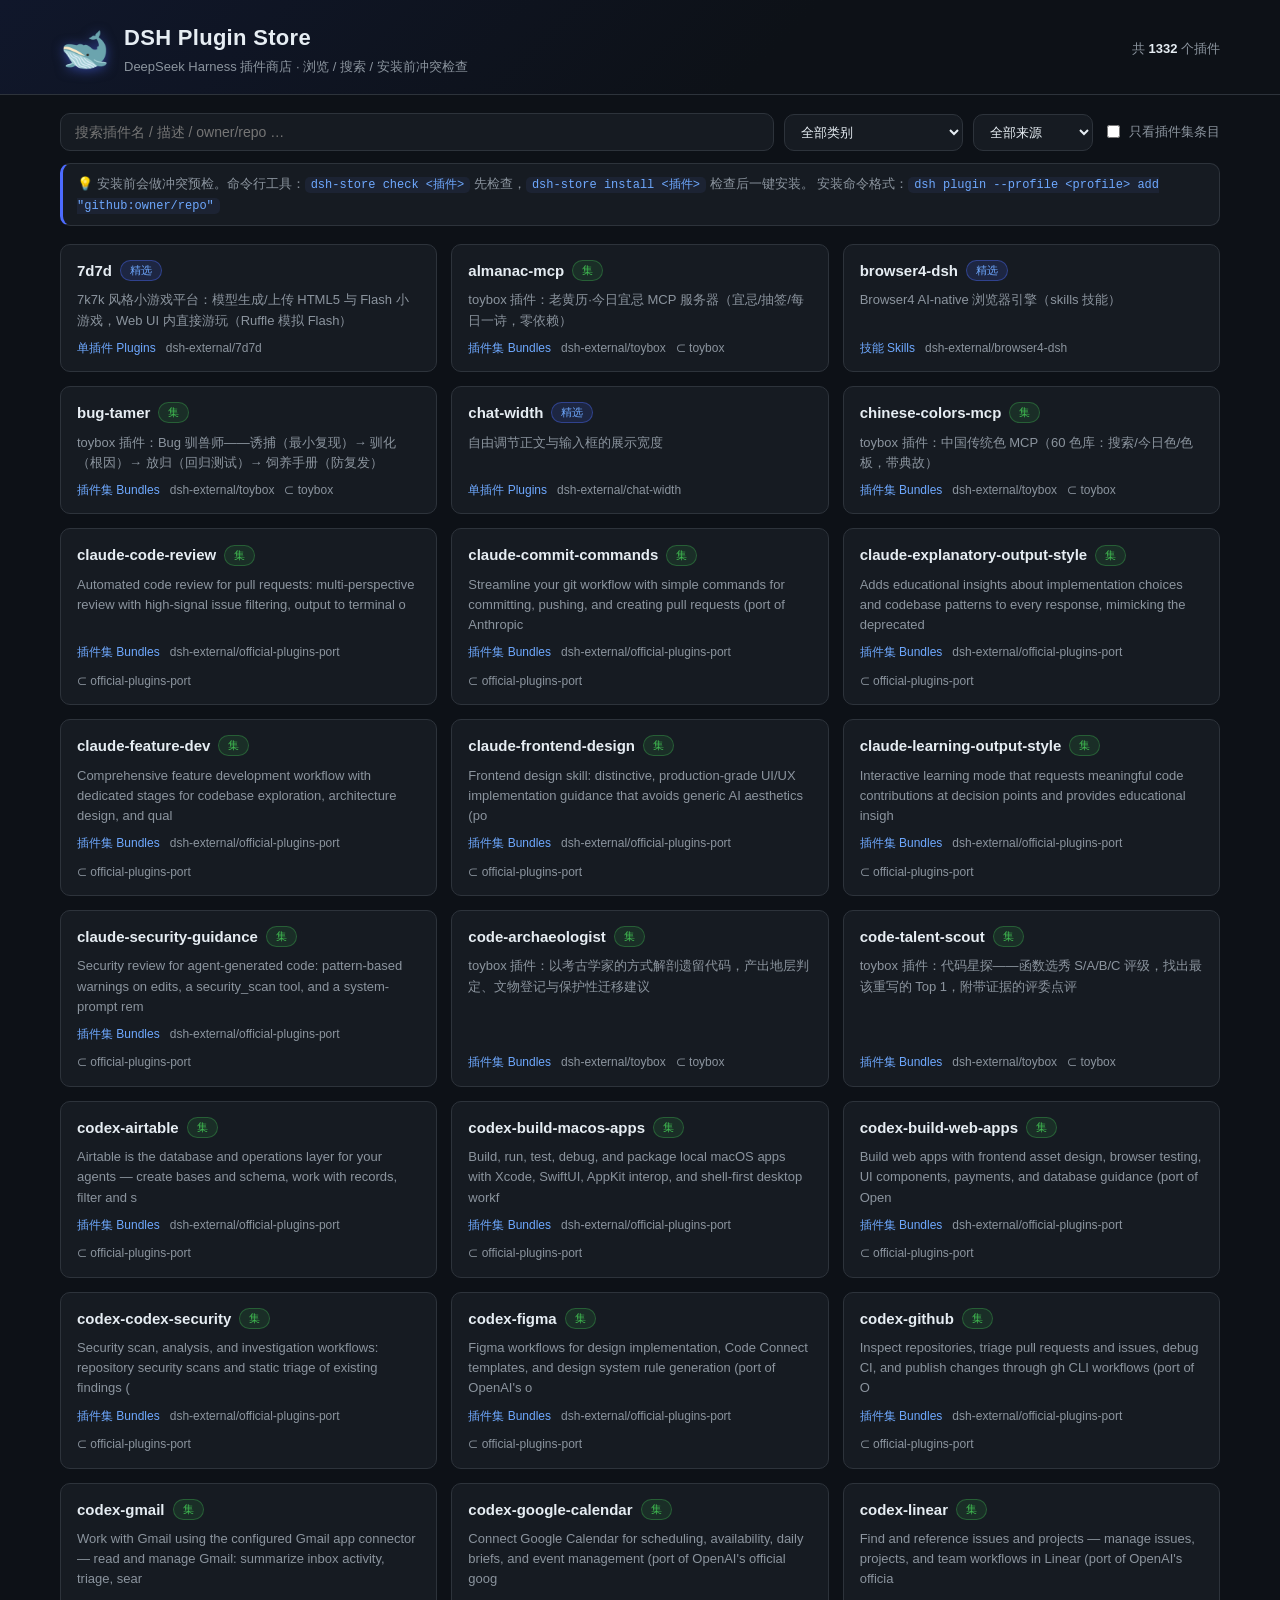
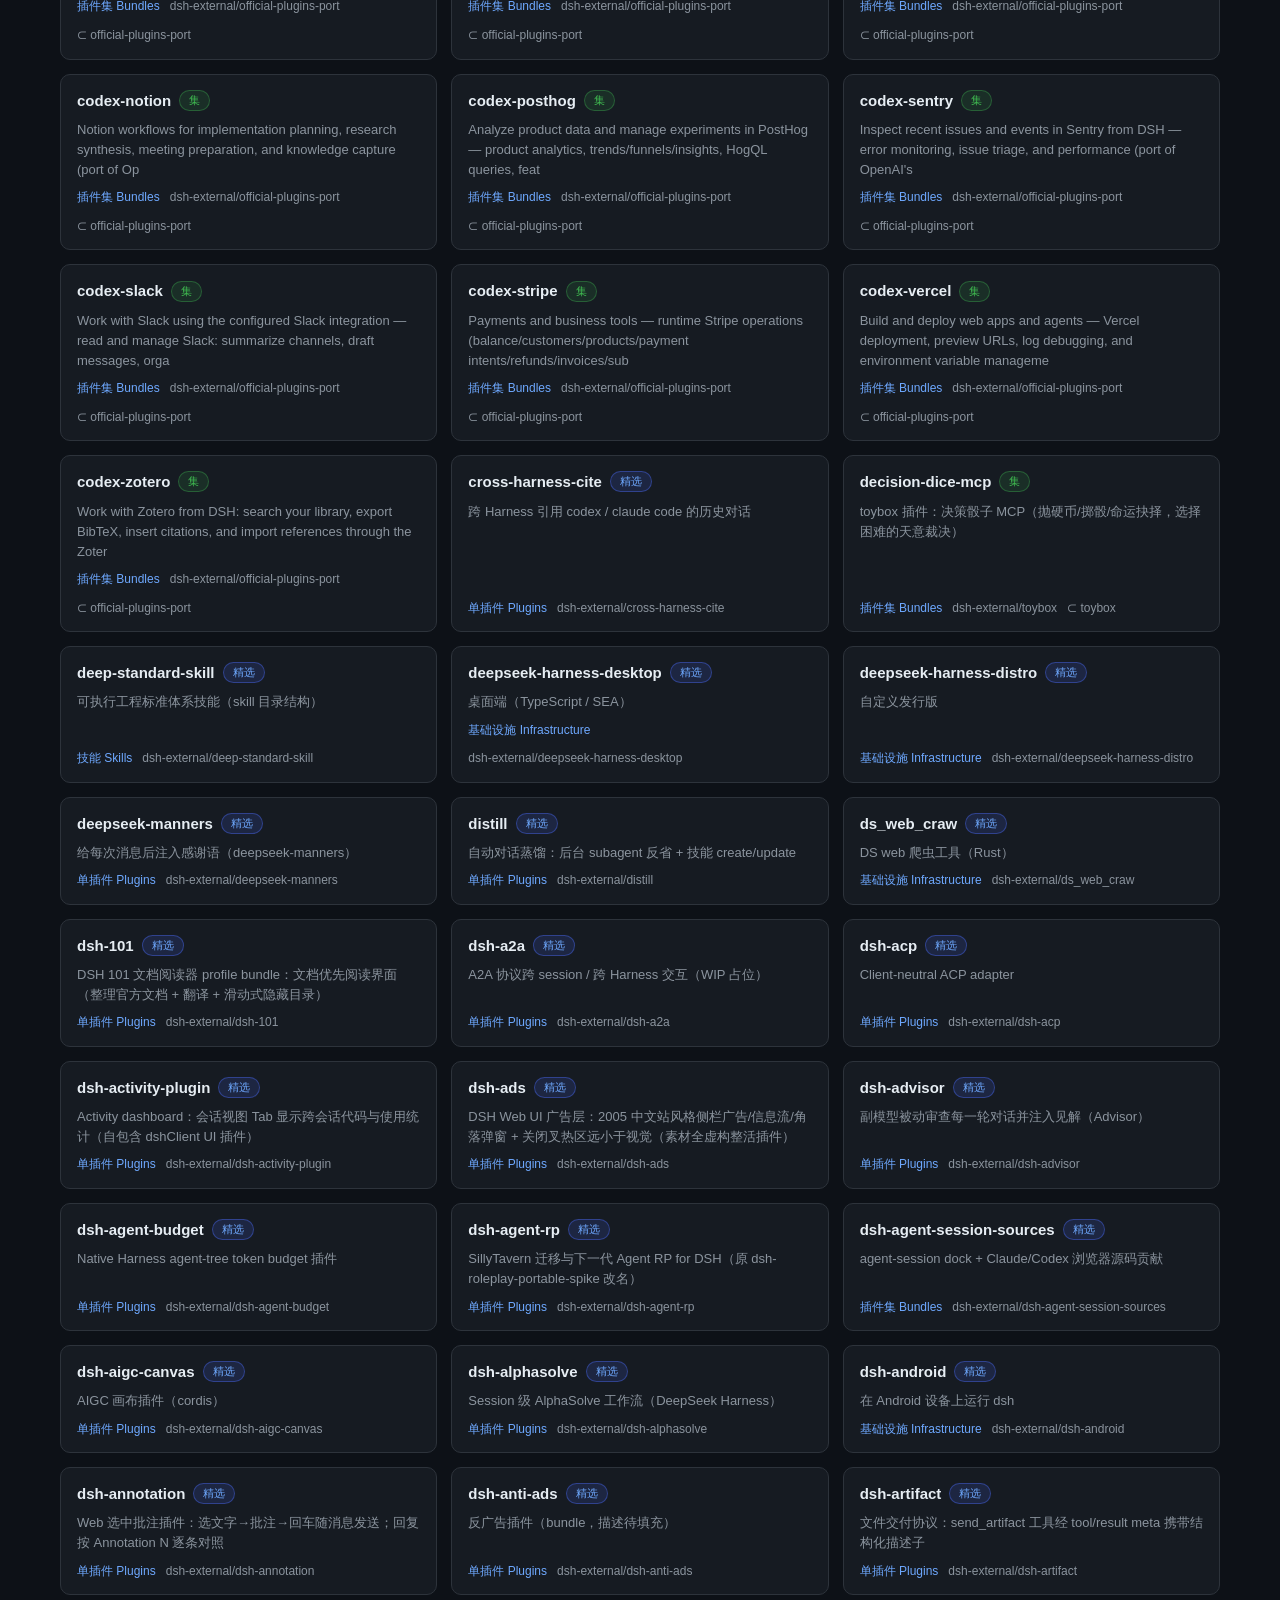
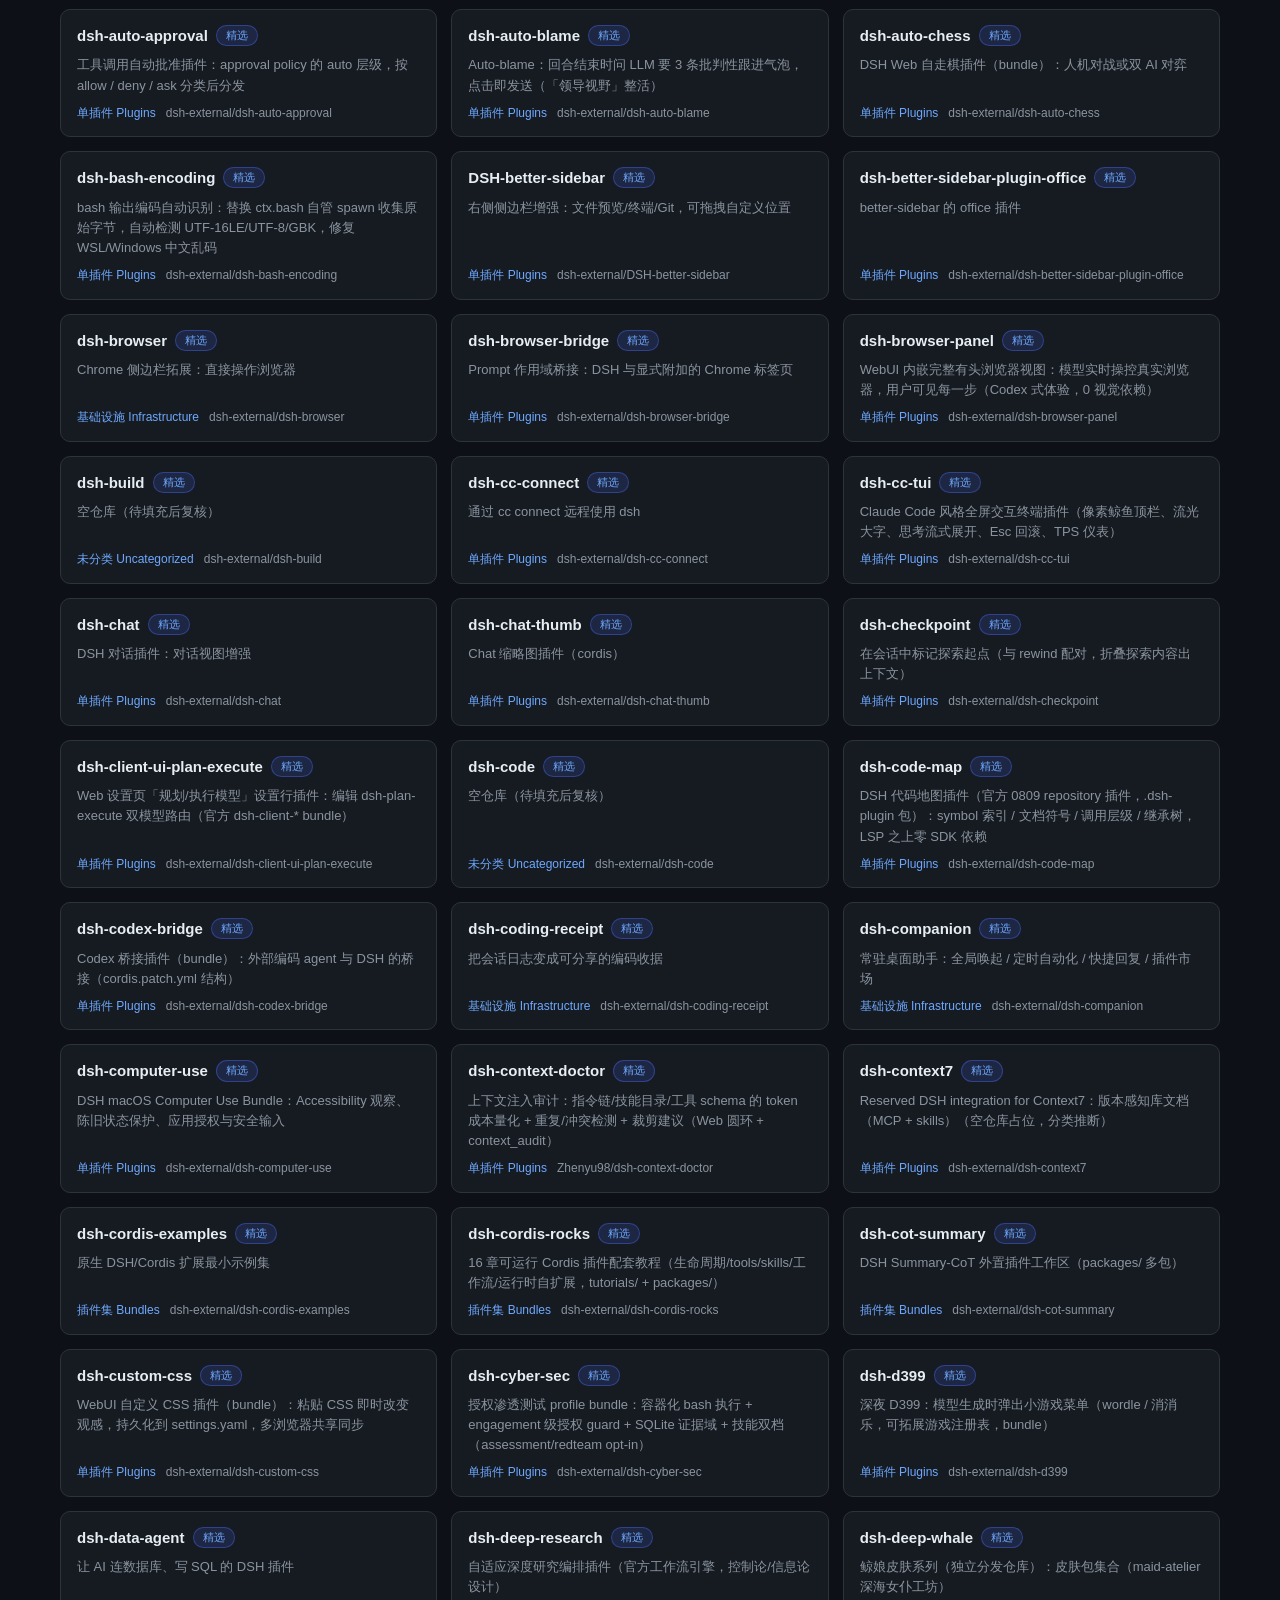
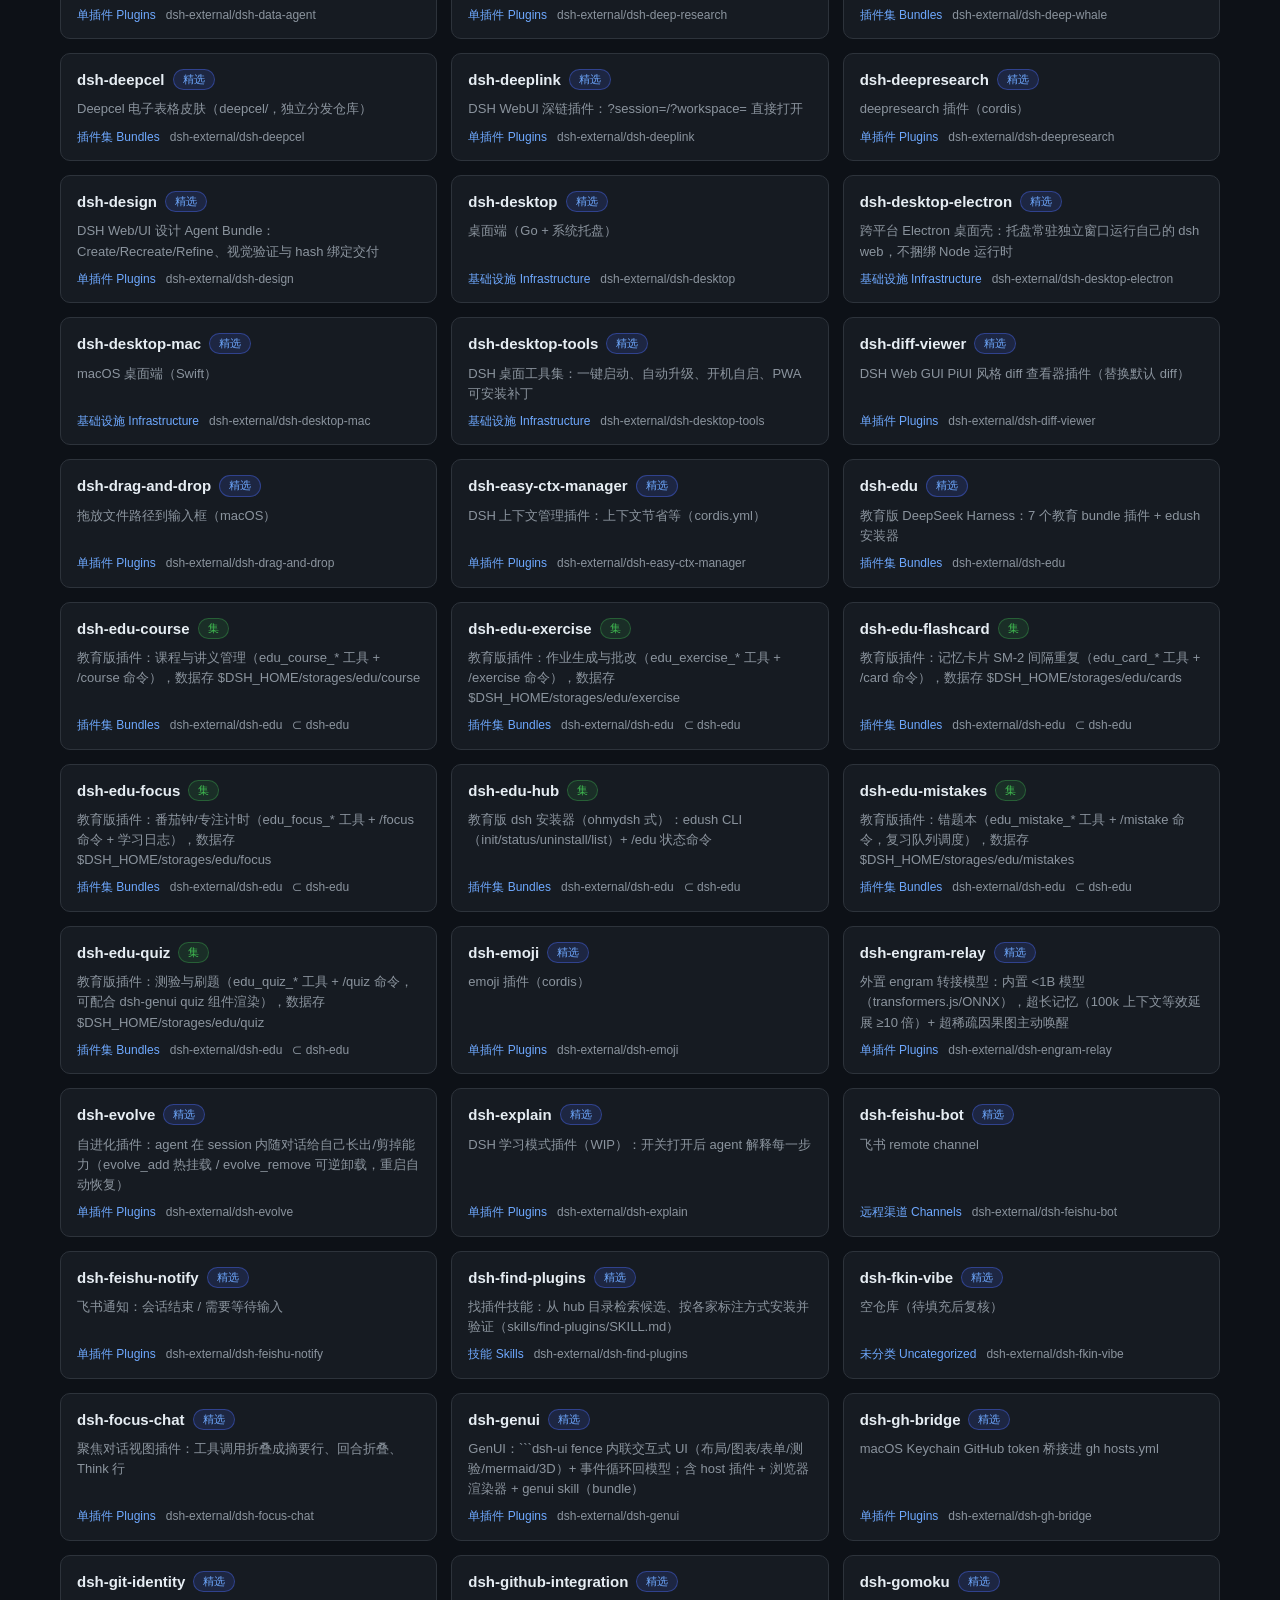
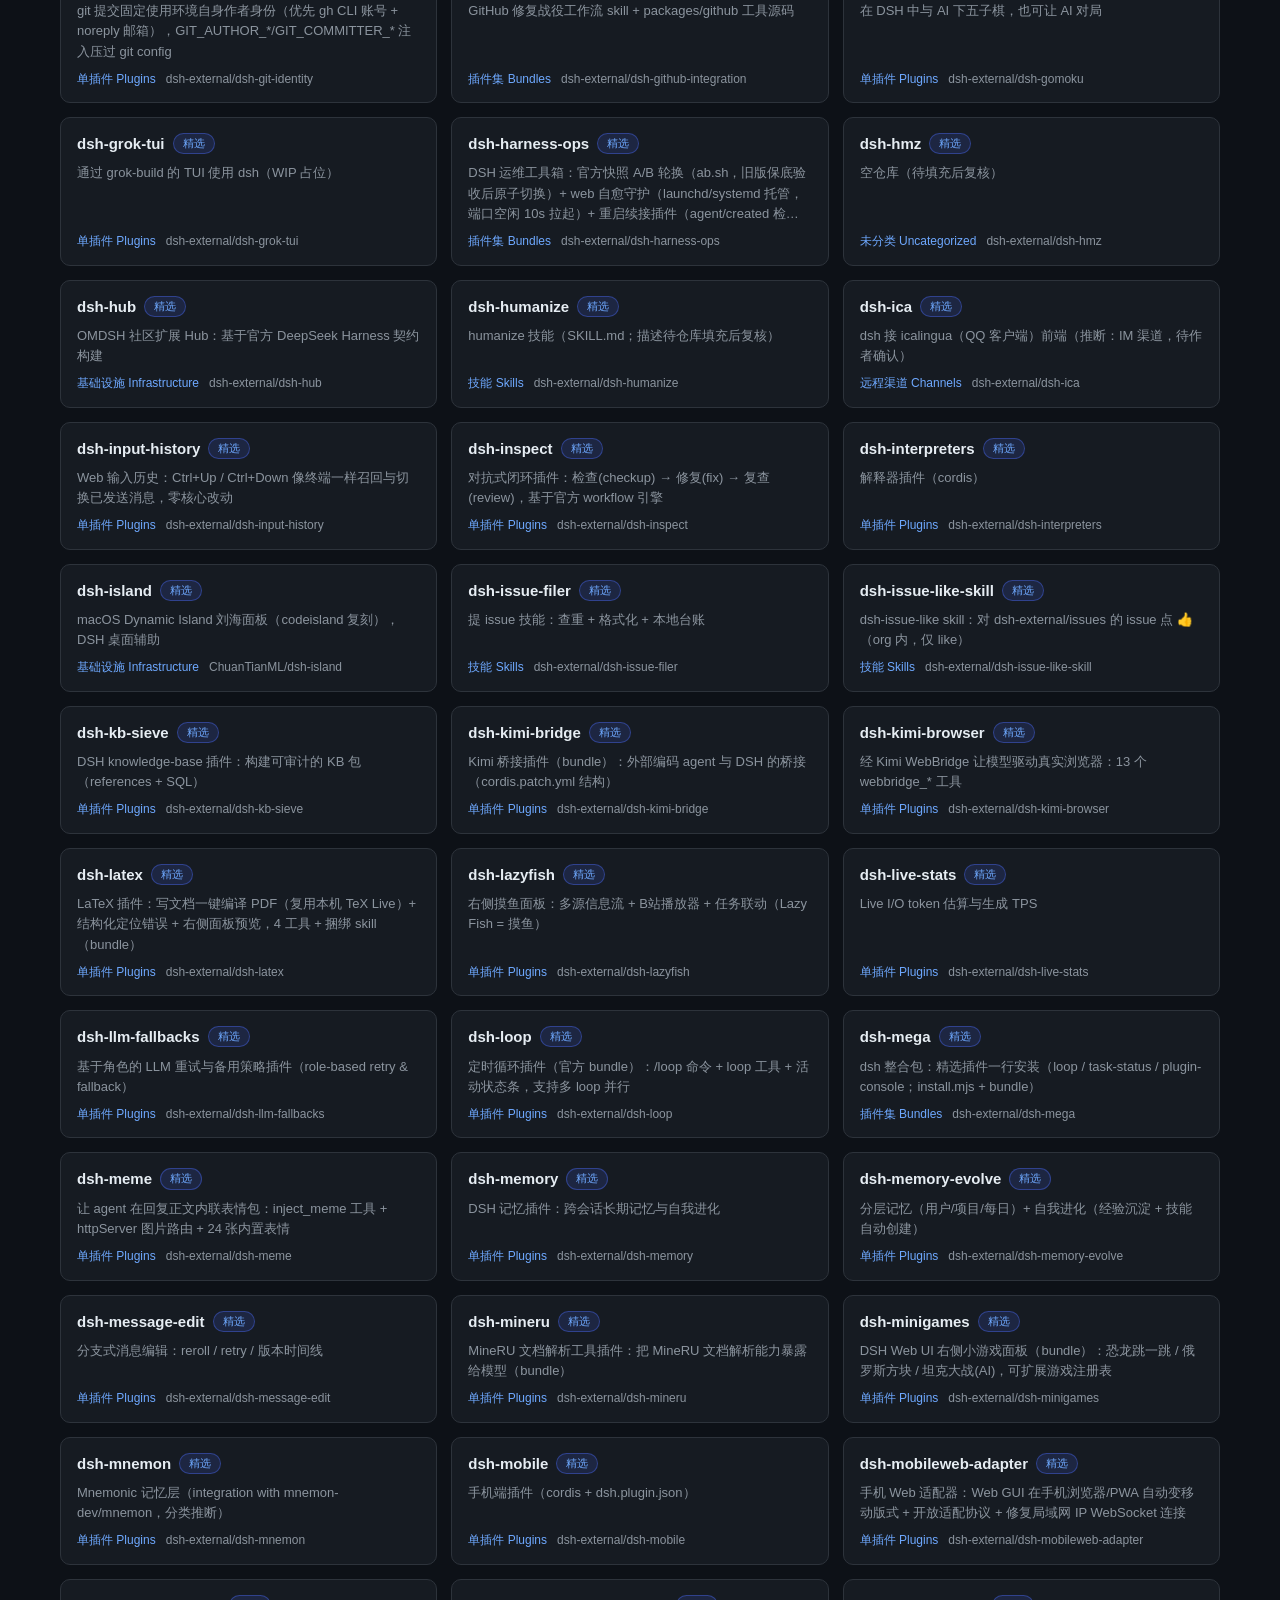
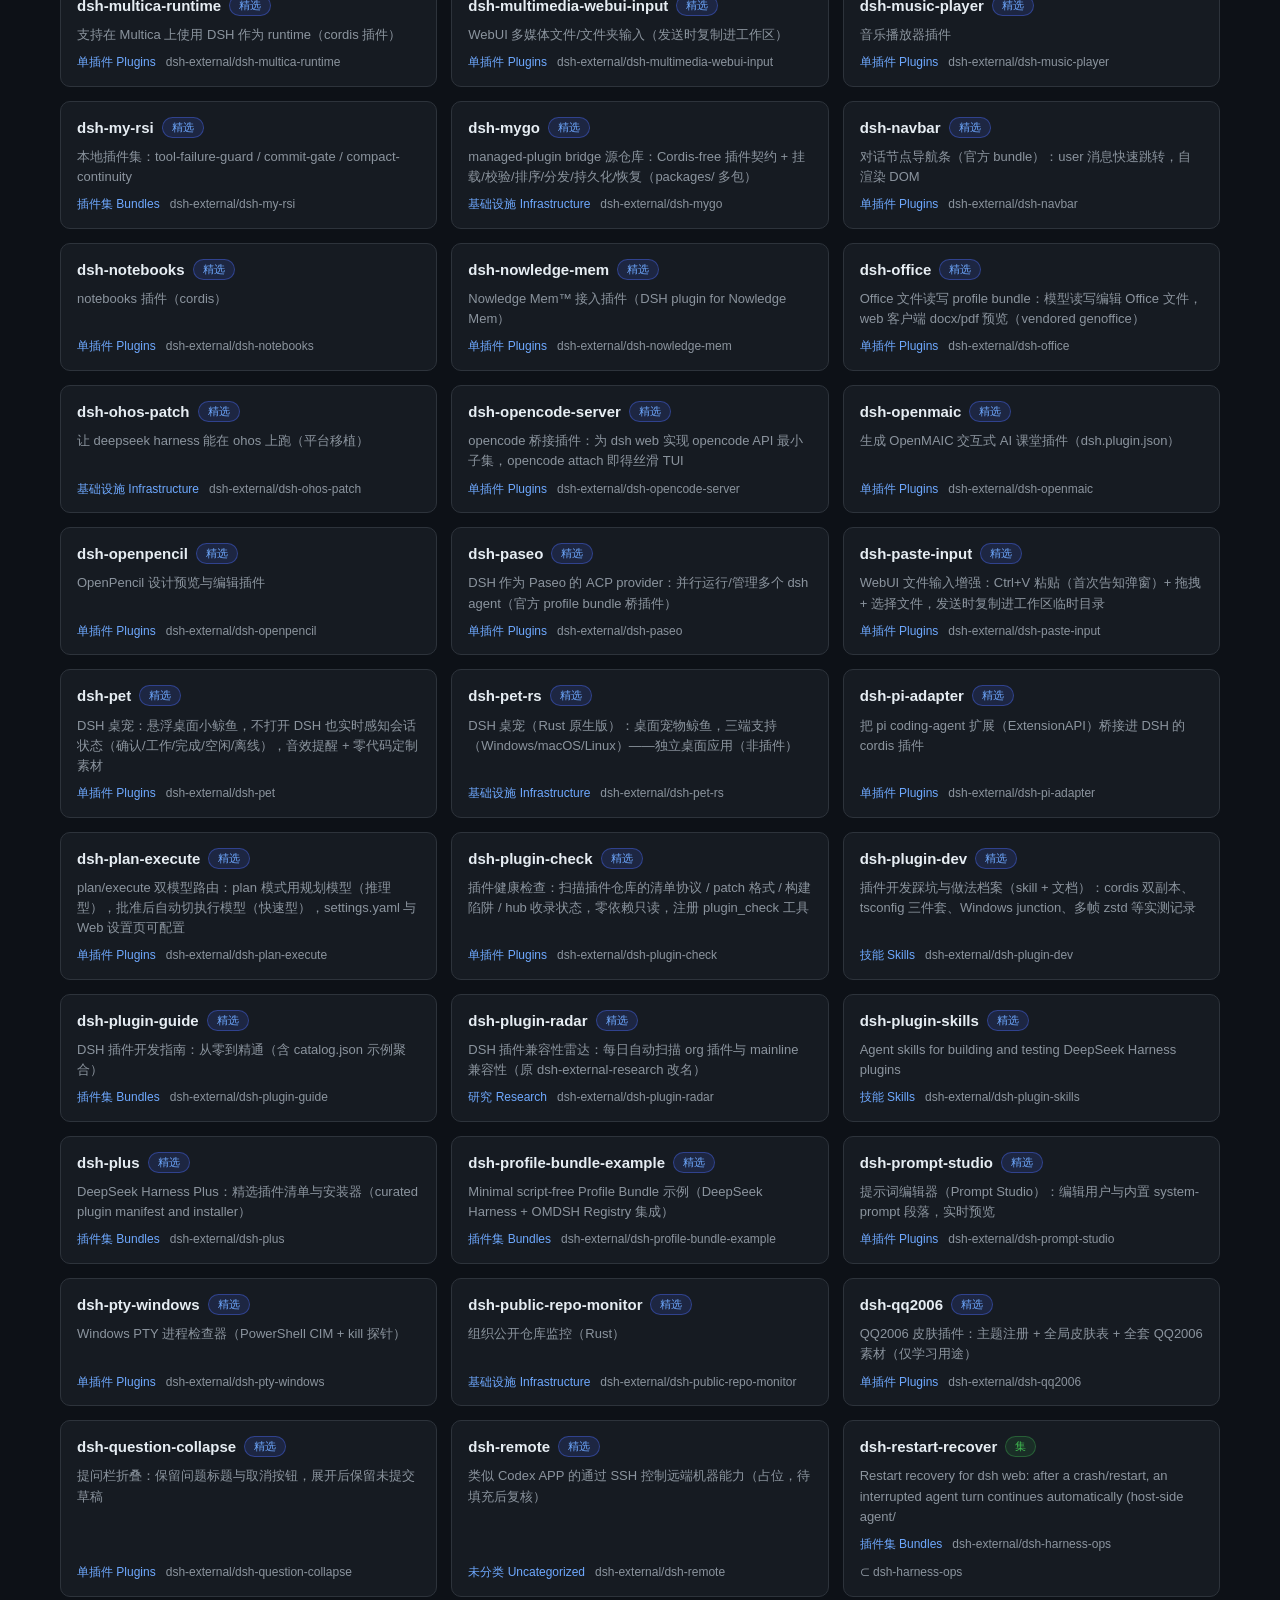
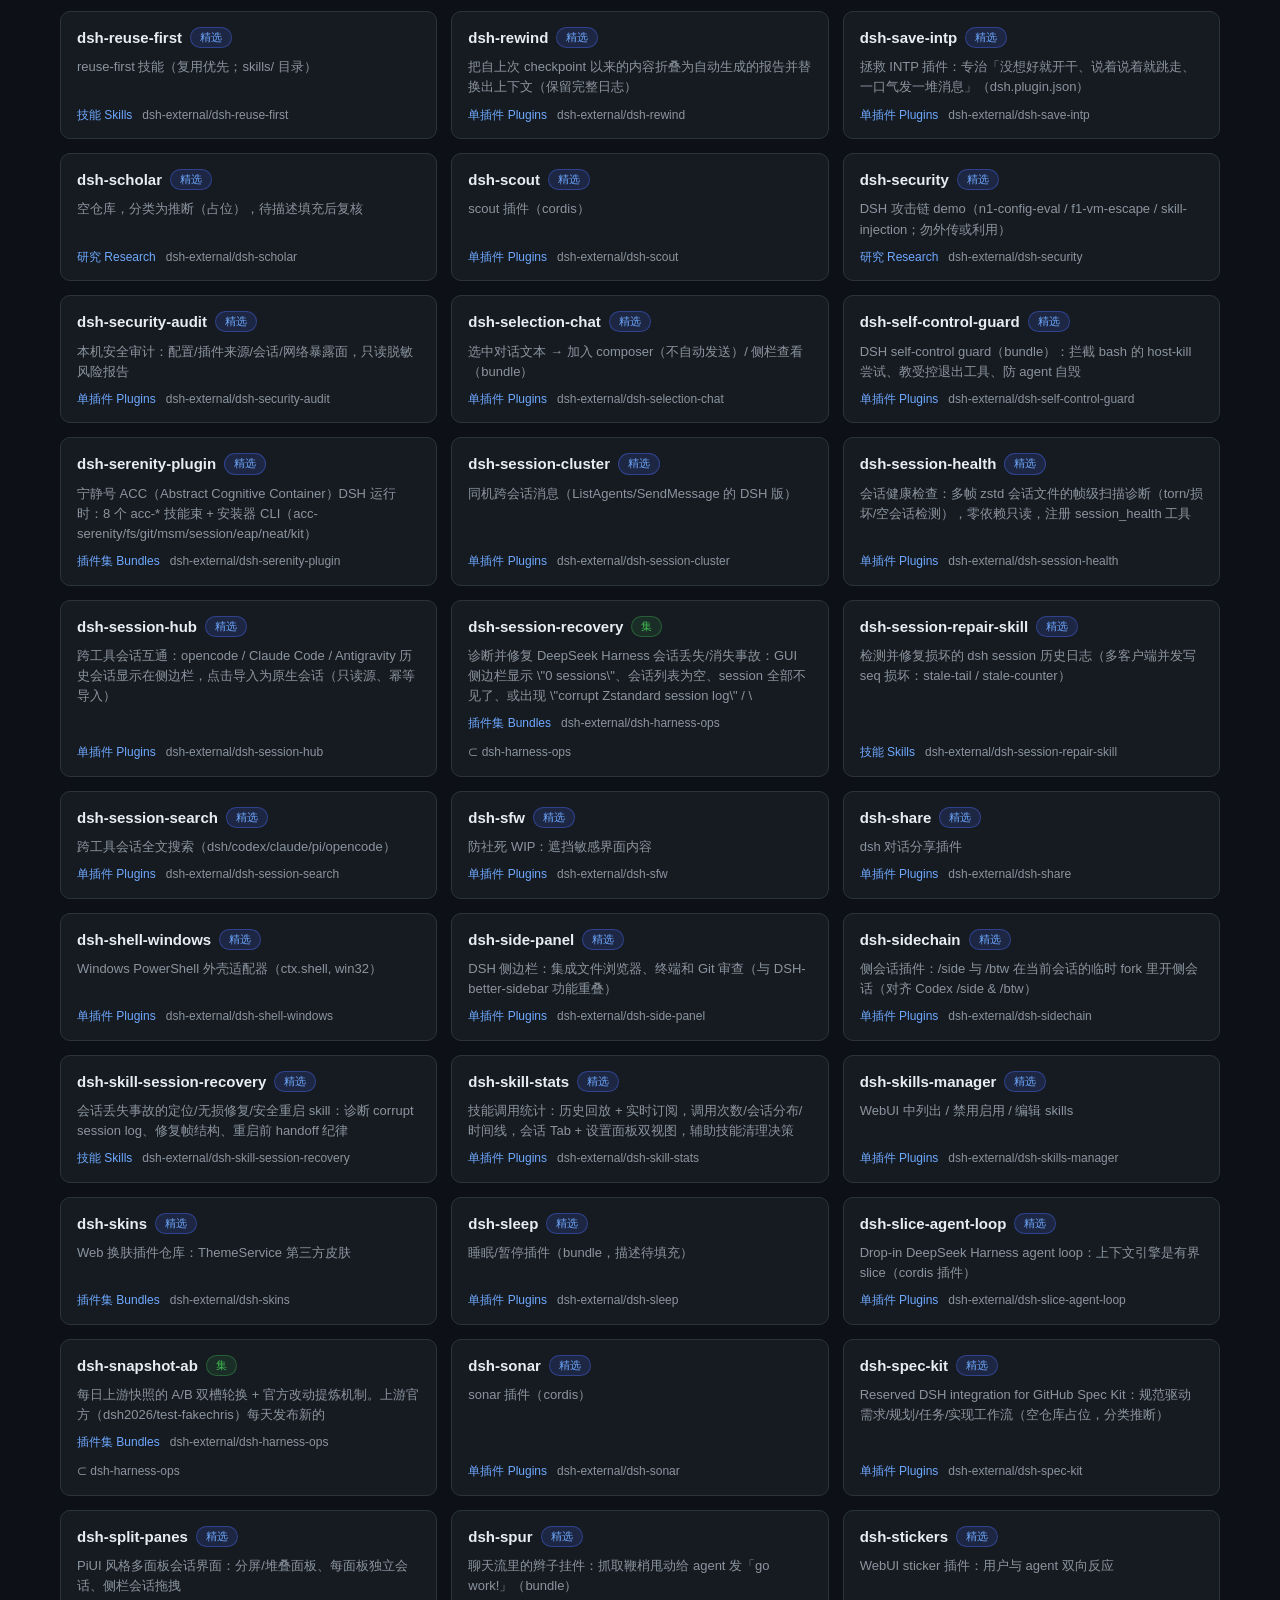
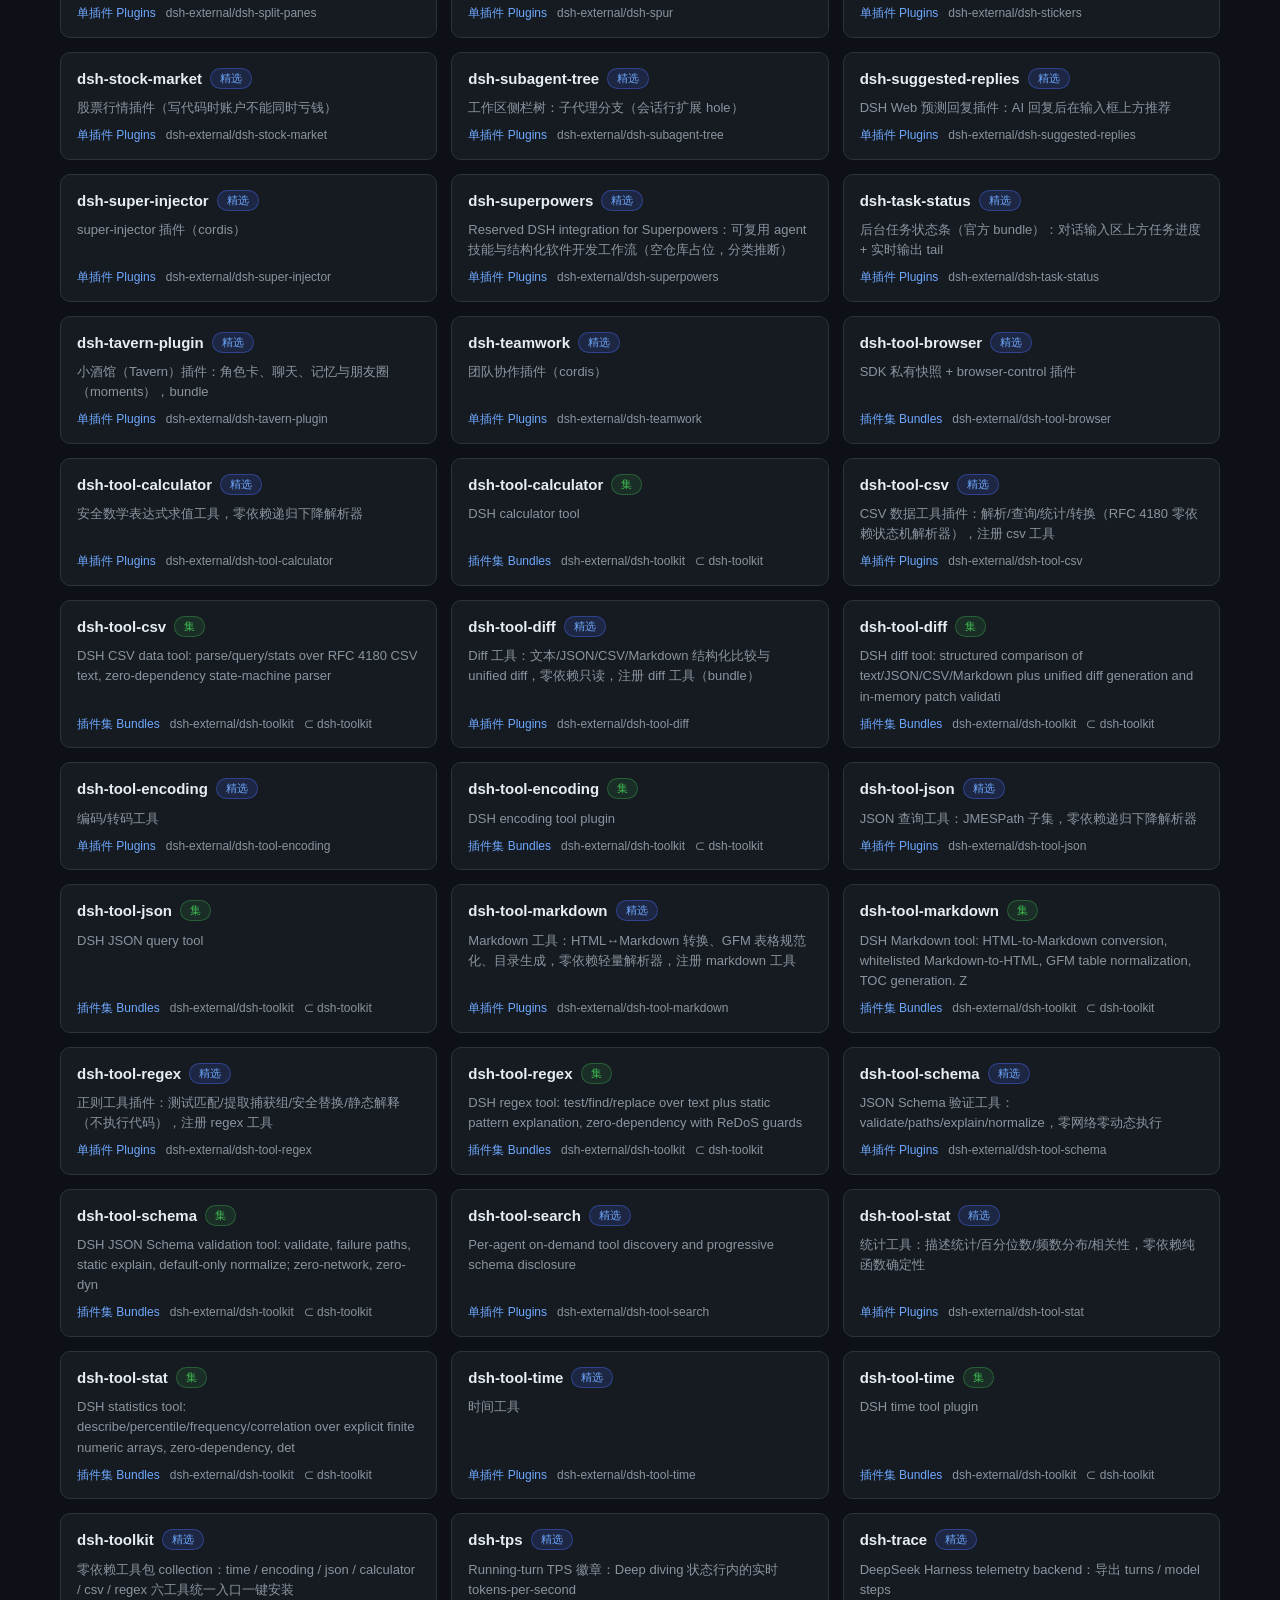
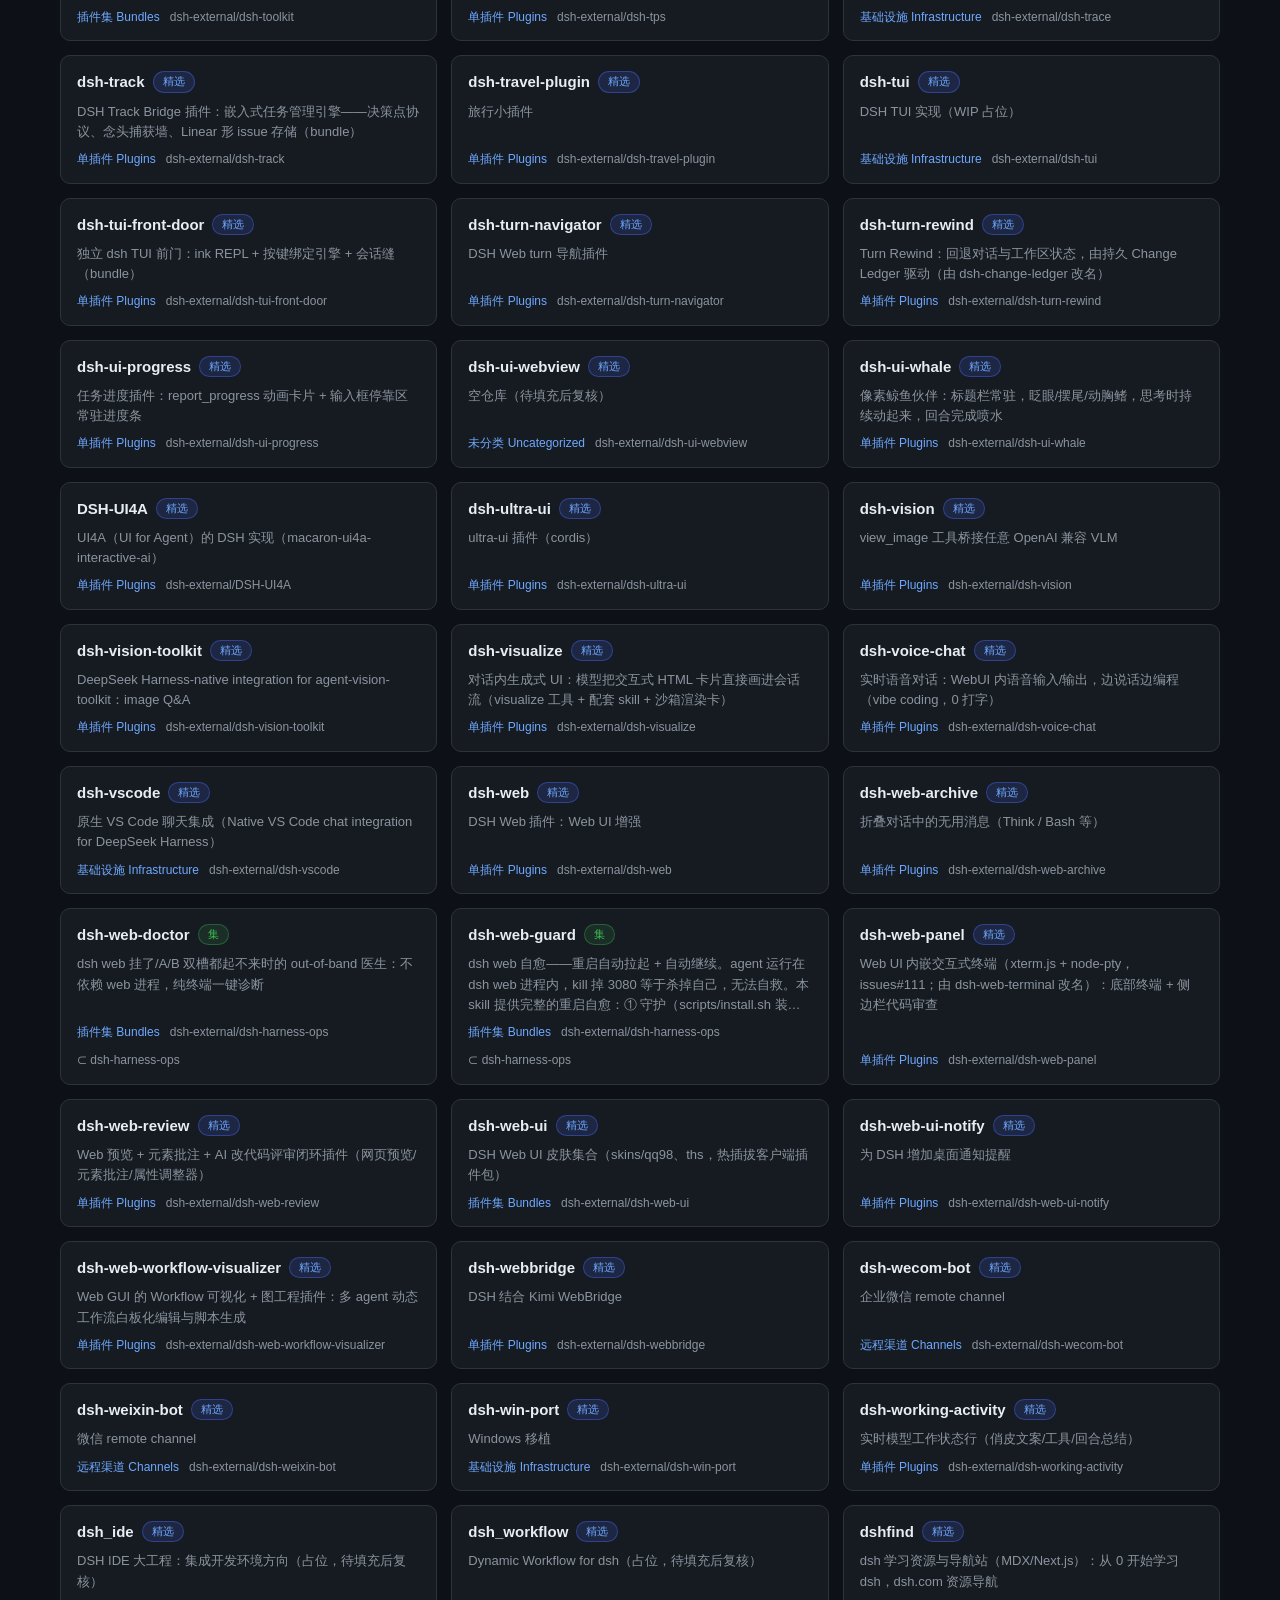
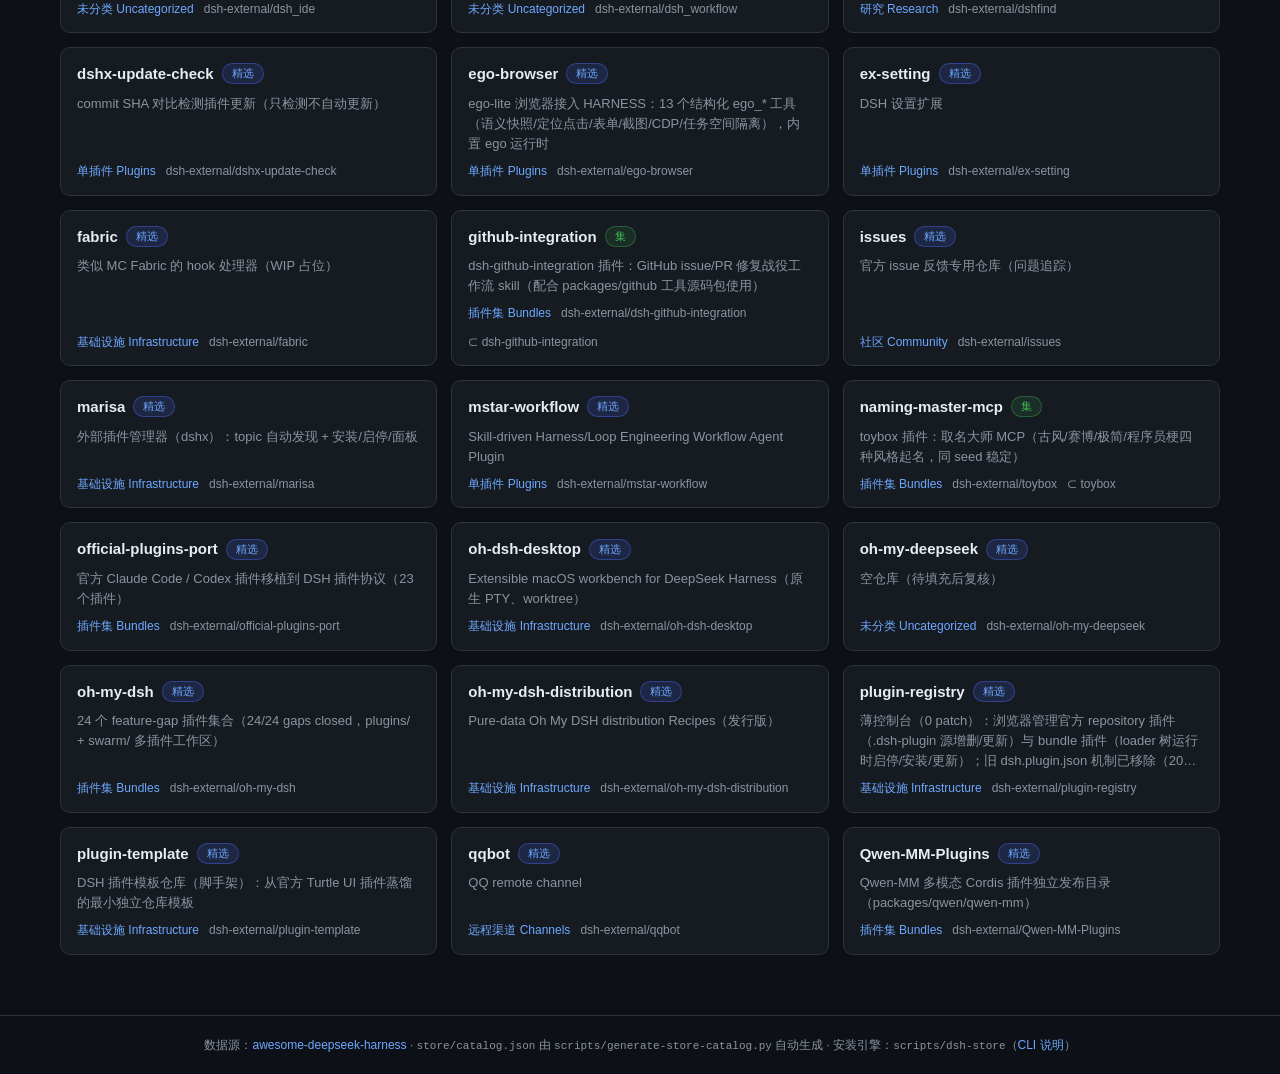
<file: store/index.html>
<!DOCTYPE html>
<html lang="zh-CN">
<head>
<meta charset="UTF-8">
<meta name="viewport" content="width=device-width, initial-scale=1.0">
<title>DSH Plugin Store · DeepSeek Harness 插件商店</title>
<link rel="stylesheet" href="style.css">
<link rel="icon" href="data:image/svg+xml,<svg xmlns='http://www.w3.org/2000/svg' viewBox='0 0 100 100'><text y='.9em' font-size='90'>🐋</text></svg>">
</head>
<body>
<header class="topbar">
  <div class="topbar-inner">
    <div class="brand">
      <span class="brand-logo">🐋</span>
      <div>
        <h1>DSH Plugin Store</h1>
        <p class="tagline">DeepSeek Harness 插件商店 · 浏览 / 搜索 / 安装前冲突检查</p>
      </div>
    </div>
    <div class="stats" id="stats"></div>
  </div>
</header>

<main>
  <section class="controls">
    <input id="search" type="search" placeholder="搜索插件名 / 描述 / owner/repo …" autocomplete="off">
    <select id="category">
      <option value="">全部类别</option>
    </select>
    <select id="source">
      <option value="">全部来源</option>
      <option value="hub">精选（hub）</option>
      <option value="topic">公开 Topic</option>
    </select>
    <label class="chk"><input type="checkbox" id="bundleOnly"> 只看插件集条目</label>
  </section>

  <div class="notice" id="notice">
    💡 安装前会做冲突预检。命令行工具：<code>dsh-store check &lt;插件&gt;</code> 先检查，<code>dsh-store install &lt;插件&gt;</code> 检查后一键安装。
    安装命令格式：<code>dsh plugin --profile &lt;profile&gt; add "github:owner/repo"</code>
  </div>

  <section id="grid" class="grid" aria-live="polite"></section>
  <div id="empty" class="empty hidden">没有匹配的插件 🐳</div>
</main>

<div id="modal" class="modal hidden" role="dialog" aria-modal="true">
  <div class="modal-backdrop" data-close></div>
  <div class="modal-card">
    <button class="modal-close" data-close aria-label="关闭">✕</button>
    <div id="modal-body"></div>
  </div>
</div>

<footer class="foot">
  数据源：<a href="https://github.com/0xsline/awesome-deepseek-harness" target="_blank" rel="noopener">awesome-deepseek-harness</a>
  · <code>store/catalog.json</code> 由 <code>scripts/generate-store-catalog.py</code> 自动生成
  · 安装引擎：<code>scripts/dsh-store</code>（<a href="https://github.com/0xsline/awesome-deepseek-harness/tree/main/scripts" target="_blank" rel="noopener">CLI 说明</a>）
</footer>

<script src="app.js"></script>
</body>
</html>
</file>
<file: store/style.css>
/* DSH Plugin Store — dark, dependency-free storefront */
:root {
  --bg: #0d1117;
  --bg-2: #161b22;
  --bg-3: #1c2333;
  --border: #2d333b;
  --text: #e6edf3;
  --muted: #8b949e;
  --accent: #4d6bfe;
  --accent-2: #6ea8fe;
  --green: #3fb950;
  --yellow: #d29922;
  --red: #f85149;
  --radius: 10px;
  --mono: ui-monospace, SFMono-Regular, "SF Mono", Menlo, Consolas, monospace;
}

* { box-sizing: border-box; }

body {
  margin: 0;
  background: var(--bg);
  color: var(--text);
  font-family: -apple-system, BlinkMacSystemFont, "Segoe UI", "PingFang SC",
    "Hiragino Sans GB", "Microsoft YaHei", sans-serif;
  line-height: 1.55;
}

a { color: var(--accent-2); text-decoration: none; }
a:hover { text-decoration: underline; }

/* ---------- topbar ---------- */
.topbar {
  background: linear-gradient(135deg, #10172b 0%, #0d1117 60%);
  border-bottom: 1px solid var(--border);
  position: sticky;
  top: 0;
  z-index: 20;
  backdrop-filter: blur(8px);
}
.topbar-inner {
  max-width: 1200px;
  margin: 0 auto;
  padding: 18px 20px 14px;
  display: flex;
  align-items: center;
  justify-content: space-between;
  gap: 16px;
  flex-wrap: wrap;
}
.brand { display: flex; align-items: center; gap: 14px; }
.brand-logo { font-size: 40px; filter: drop-shadow(0 2px 6px rgba(77, 107, 254, .5)); }
.brand h1 { margin: 0; font-size: 22px; letter-spacing: .3px; }
.tagline { margin: 2px 0 0; color: var(--muted); font-size: 13px; }
.stats { color: var(--muted); font-size: 13px; text-align: right; }
.stats b { color: var(--text); }

/* ---------- controls ---------- */
main { max-width: 1200px; margin: 0 auto; padding: 18px 20px 60px; }
.controls {
  display: flex;
  gap: 10px;
  flex-wrap: wrap;
  align-items: center;
  margin-bottom: 12px;
}
.controls input[type="search"] {
  flex: 1 1 320px;
  background: var(--bg-2);
  border: 1px solid var(--border);
  color: var(--text);
  border-radius: var(--radius);
  padding: 10px 14px;
  font-size: 14px;
  outline: none;
}
.controls input[type="search"]:focus { border-color: var(--accent); }
.controls select {
  background: var(--bg-2);
  border: 1px solid var(--border);
  color: var(--text);
  border-radius: var(--radius);
  padding: 9px 12px;
  font-size: 13px;
  outline: none;
  cursor: pointer;
}
.chk { color: var(--muted); font-size: 13px; display: inline-flex; align-items: center; gap: 6px; cursor: pointer; }
.chk input { accent-color: var(--accent); }

.notice {
  background: var(--bg-2);
  border: 1px solid var(--border);
  border-left: 3px solid var(--accent);
  border-radius: var(--radius);
  padding: 10px 14px;
  font-size: 13px;
  color: var(--muted);
  margin-bottom: 18px;
}
.notice code {
  background: var(--bg-3);
  border-radius: 5px;
  padding: 1px 6px;
  font-family: var(--mono);
  font-size: 12px;
  color: var(--accent-2);
}

/* ---------- grid ---------- */
.grid {
  display: grid;
  grid-template-columns: repeat(auto-fill, minmax(340px, 1fr));
  gap: 14px;
}
.card {
  background: var(--bg-2);
  border: 1px solid var(--border);
  border-radius: var(--radius);
  padding: 14px 16px;
  cursor: pointer;
  transition: border-color .15s, transform .15s, box-shadow .15s;
  display: flex;
  flex-direction: column;
  gap: 8px;
}
.card:hover {
  border-color: var(--accent);
  transform: translateY(-2px);
  box-shadow: 0 6px 18px rgba(0, 0, 0, .35);
}
.card-top { display: flex; align-items: center; gap: 8px; flex-wrap: wrap; }
.card-name { font-weight: 600; font-size: 15px; word-break: break-all; }
.badge {
  font-size: 11px;
  border-radius: 999px;
  padding: 1px 9px;
  border: 1px solid transparent;
  white-space: nowrap;
}
.badge.hub { background: rgba(77, 107, 254, .15); color: var(--accent-2); border-color: rgba(77, 107, 254, .4); }
.badge.topic { background: rgba(139, 148, 158, .12); color: var(--muted); border-color: var(--border); }
.badge.bundle { background: rgba(63, 185, 80, .12); color: var(--green); border-color: rgba(63, 185, 80, .35); }
.card-desc {
  color: var(--muted);
  font-size: 13px;
  display: -webkit-box;
  -webkit-line-clamp: 3;
  -webkit-box-orient: vertical;
  overflow: hidden;
}
.card-meta { margin-top: auto; font-size: 12px; color: var(--muted); display: flex; gap: 10px; flex-wrap: wrap; }
.card-meta .cat { color: var(--accent-2); }

.empty {
  text-align: center;
  color: var(--muted);
  padding: 60px 0;
  font-size: 15px;
}
.hidden { display: none !important; }

/* ---------- modal ---------- */
.modal { position: fixed; inset: 0; z-index: 50; display: flex; align-items: center; justify-content: center; padding: 20px; }
.modal-backdrop { position: absolute; inset: 0; background: rgba(0, 0, 0, .6); backdrop-filter: blur(3px); }
.modal-card {
  position: relative;
  background: var(--bg-2);
  border: 1px solid var(--border);
  border-radius: 14px;
  max-width: 720px;
  width: 100%;
  max-height: 84vh;
  overflow-y: auto;
  padding: 26px 28px;
  box-shadow: 0 20px 60px rgba(0, 0, 0, .5);
}
.modal-close {
  position: absolute;
  top: 12px; right: 14px;
  background: none; border: none;
  color: var(--muted);
  font-size: 18px;
  cursor: pointer;
}
.modal-close:hover { color: var(--text); }
.detail h2 { margin: 0 0 4px; font-size: 20px; word-break: break-all; }
.detail .d-sub { color: var(--muted); font-size: 13px; margin-bottom: 12px; }
.detail .d-desc { margin: 12px 0; font-size: 14px; color: var(--text); white-space: pre-wrap; }
.detail .d-tags { display: flex; gap: 8px; flex-wrap: wrap; margin-bottom: 14px; }
.detail section { margin-bottom: 16px; }
.detail h3 { font-size: 13px; color: var(--muted); text-transform: uppercase; letter-spacing: .6px; margin: 0 0 8px; }
.cmd {
  background: var(--bg);
  border: 1px solid var(--border);
  border-radius: 8px;
  padding: 10px 12px;
  font-family: var(--mono);
  font-size: 12.5px;
  color: var(--text);
  overflow-x: auto;
  white-space: pre-wrap;
  word-break: break-all;
  display: flex;
  align-items: flex-start;
  gap: 8px;
}
.cmd code { flex: 1; }
.copy-btn {
  background: var(--bg-3);
  border: 1px solid var(--border);
  color: var(--text);
  border-radius: 6px;
  padding: 4px 10px;
  font-size: 12px;
  cursor: pointer;
  white-space: nowrap;
  flex-shrink: 0;
}
.copy-btn:hover { border-color: var(--accent); color: var(--accent-2); }
.copy-btn.copied { border-color: var(--green); color: var(--green); }
.d-links { display: flex; gap: 14px; font-size: 13px; }

.foot {
  text-align: center;
  color: var(--muted);
  font-size: 12px;
  padding: 20px;
  border-top: 1px solid var(--border);
}
.foot code { font-family: var(--mono); font-size: 11px; }
</file>
